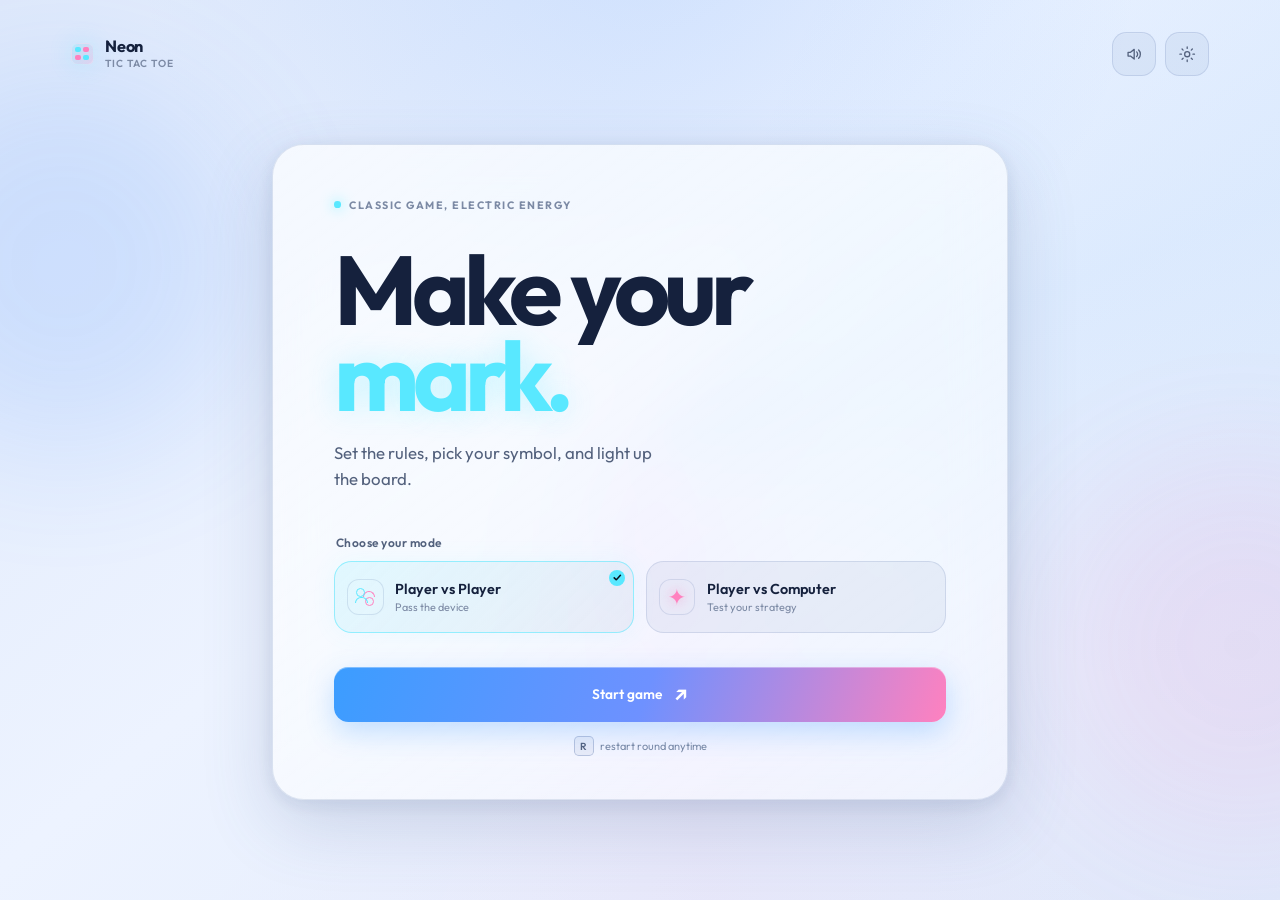
<file: index.html>
<!doctype html>
<html lang="en">
  <head>
    <meta charset="utf-8">
    <meta name="viewport" content="width=device-width, initial-scale=1, viewport-fit=cover">
    <meta name="theme-color" content="#0b1020">
    <meta name="description" content="A polished, accessible Tic Tac Toe game for two players or a player versus computer.">
    <title>Neon Tic Tac Toe</title>
    <link rel="preconnect" href="https://fonts.googleapis.com">
    <link rel="preconnect" href="https://fonts.gstatic.com" crossorigin>
    <link href="https://fonts.googleapis.com/css2?family=Outfit:wght@400;500;600;700;800&display=swap" rel="stylesheet">
    <link rel="stylesheet" href="style.css">
  </head>
  <body data-page="home">
    <div class="app-shell" id="app">
      <div class="ambient ambient-one" aria-hidden="true"></div>
      <div class="ambient ambient-two" aria-hidden="true"></div>
      <div class="ambient ambient-three" aria-hidden="true"></div>

      <header class="app-header">
        <a class="brand" href="index.html" aria-label="Neon Tic Tac Toe home">
          <span class="brand-mark" aria-hidden="true"><span></span><span></span><span></span><span></span></span>
          <span class="brand-copy"><strong>Neon</strong><span>Tic Tac Toe</span></span>
        </a>
        <div class="global-actions">
          <button class="icon-button" type="button" data-sound-toggle aria-label="Turn sound on" title="Turn sound on">
            <svg class="ui-icon sound-on-icon" viewBox="0 0 24 24" aria-hidden="true"><path d="M4 9.5v5h3.2L12 18.3V5.7L7.2 9.5H4Z"/><path d="M15.2 9a4.2 4.2 0 0 1 0 6M17.8 6.6a7.6 7.6 0 0 1 0 10.8"/></svg>
            <svg class="ui-icon sound-off-icon" viewBox="0 0 24 24" aria-hidden="true"><path d="M4 9.5v5h3.2L12 18.3V5.7L7.2 9.5H4Z"/><path d="m16 9 5 6M21 9l-5 6"/></svg>
          </button>
          <button class="icon-button" type="button" data-theme-toggle aria-label="Switch to light theme" title="Switch to light theme">
            <svg class="ui-icon moon-icon" viewBox="0 0 24 24" aria-hidden="true"><path d="M20.5 15.3A8.1 8.1 0 0 1 8.7 3.5 8.4 8.4 0 1 0 20.5 15.3Z"/></svg>
            <svg class="ui-icon sun-icon" viewBox="0 0 24 24" aria-hidden="true"><circle cx="12" cy="12" r="3.3"/><path d="M12 2.5v2M12 19.5v2M21.5 12h-2M4.5 12h-2M18.7 5.3l-1.4 1.4M6.7 17.3l-1.4 1.4M18.7 18.7l-1.4-1.4M6.7 6.7 5.3 5.3"/></svg>
          </button>
        </div>
      </header>

      <main class="screens" id="main-content">
        <section class="screen menu-screen is-active" aria-labelledby="menu-title">
          <div class="menu-card glass-card">
            <div class="eyebrow"><span class="eyebrow-dot"></span> Classic game, electric energy</div>
            <div class="menu-heading">
              <h1 id="menu-title">Make your<br><span>mark.</span></h1>
              <p>Set the rules, pick your symbol, and light up the board.</p>
            </div>

            <div class="setup-stack">
              <fieldset class="setup-group">
                <legend>Choose your mode</legend>
                <div class="mode-grid">
                  <button class="mode-option is-selected" type="button" data-mode="pvp" aria-pressed="true">
                    <span class="option-icon option-people" aria-hidden="true"><span></span><span></span></span>
                    <span><strong>Player vs Player</strong><small>Pass the device</small></span>
                    <span class="selected-check" aria-hidden="true">✓</span>
                  </button>
                  <button class="mode-option" type="button" data-mode="pvc" aria-pressed="false">
                    <span class="option-icon option-bolt" aria-hidden="true">✦</span>
                    <span><strong>Player vs Computer</strong><small>Test your strategy</small></span>
                    <span class="selected-check" aria-hidden="true">✓</span>
                  </button>
                </div>
              </fieldset>

              <fieldset class="setup-group conditional-choice" data-computer-setting hidden>
                <legend>Computer difficulty</legend>
                <div class="segmented-control difficulty-control">
                  <button type="button" class="segment is-selected" data-difficulty="easy" aria-pressed="true">Easy</button>
                  <button type="button" class="segment" data-difficulty="medium" aria-pressed="false">Medium</button>
                  <button type="button" class="segment" data-difficulty="hard" aria-pressed="false">Hard</button>
                </div>
              </fieldset>

              <fieldset class="setup-group conditional-choice" data-computer-setting hidden>
                <legend>Your symbol</legend>
                <div class="symbol-choice">
                  <button type="button" class="symbol-option is-selected" data-symbol-choice="X" aria-label="Play as X" aria-pressed="true"></button>
                  <button type="button" class="symbol-option" data-symbol-choice="O" aria-label="Play as O" aria-pressed="false"></button>
                </div>
              </fieldset>
            </div>

            <button class="primary-button start-button" type="button" data-start-game data-ripple>
              <span>Start game</span><span class="button-arrow" aria-hidden="true">↗</span>
            </button>
            <p class="keyboard-hint"><kbd>R</kbd> restart round anytime</p>
          </div>
        </section>
      </main>
    </div>
    <script src="script.js"></script>
  </body>
</html>
</file>
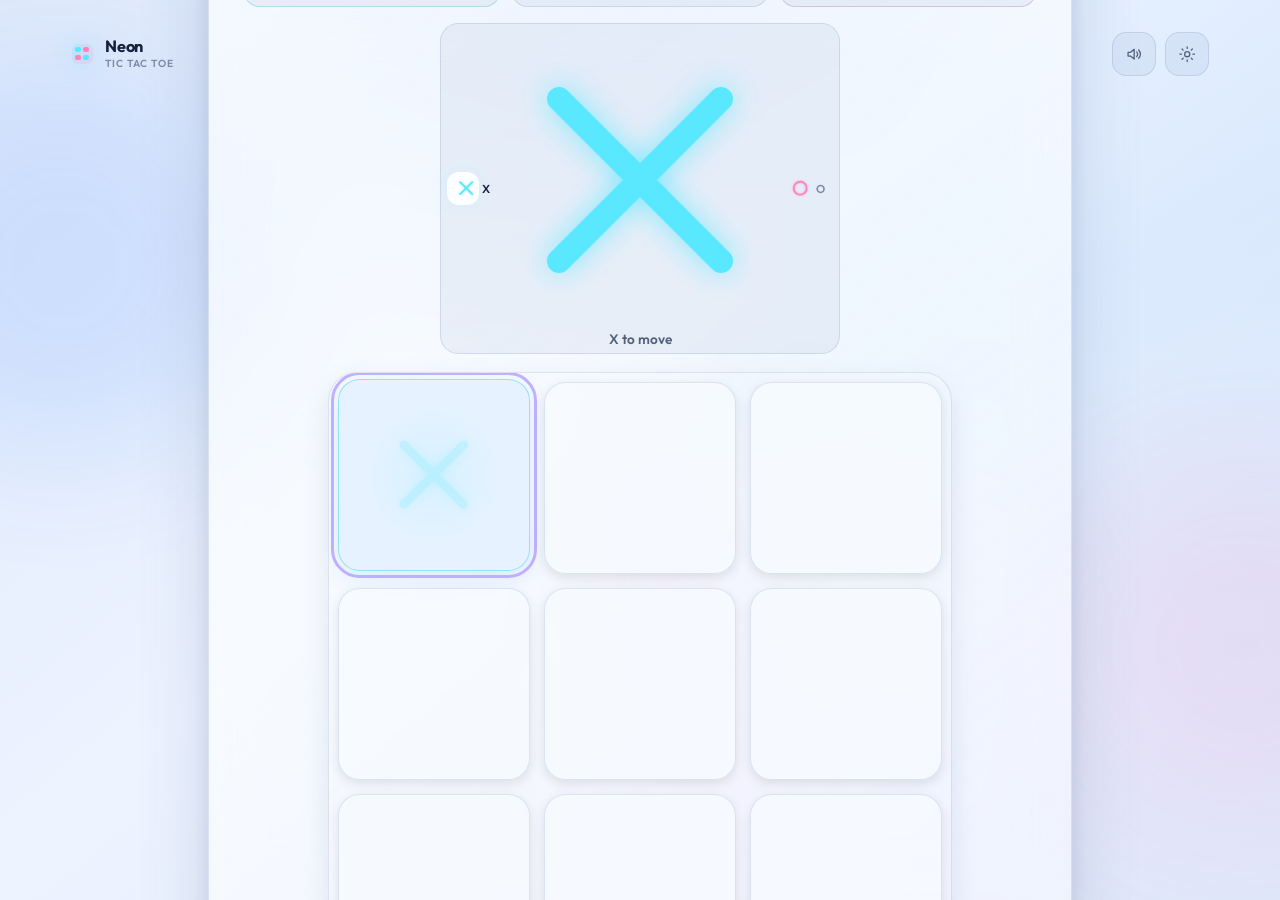
<file: game.html>
<!doctype html>
<html lang="en">
  <head>
    <meta charset="utf-8">
    <meta name="viewport" content="width=device-width, initial-scale=1, viewport-fit=cover">
    <meta name="theme-color" content="#0b1020">
    <meta name="description" content="Play Neon Tic Tac Toe against a friend or a computer.">
    <title>Play — Neon Tic Tac Toe</title>
    <link rel="preconnect" href="https://fonts.googleapis.com">
    <link rel="preconnect" href="https://fonts.gstatic.com" crossorigin>
    <link href="https://fonts.googleapis.com/css2?family=Outfit:wght@400;500;600;700;800&display=swap" rel="stylesheet">
    <link rel="stylesheet" href="style.css">
  </head>
  <body data-page="game">
    <div class="app-shell" id="app">
      <div class="ambient ambient-one" aria-hidden="true"></div>
      <div class="ambient ambient-two" aria-hidden="true"></div>
      <div class="ambient ambient-three" aria-hidden="true"></div>

      <header class="app-header">
        <a class="brand" href="index.html" aria-label="Back to Neon Tic Tac Toe home">
          <span class="brand-mark" aria-hidden="true"><span></span><span></span><span></span><span></span></span>
          <span class="brand-copy"><strong>Neon</strong><span>Tic Tac Toe</span></span>
        </a>
        <div class="global-actions">
          <button class="icon-button" type="button" data-sound-toggle aria-label="Turn sound on" title="Turn sound on">
            <svg class="ui-icon sound-on-icon" viewBox="0 0 24 24" aria-hidden="true"><path d="M4 9.5v5h3.2L12 18.3V5.7L7.2 9.5H4Z"/><path d="M15.2 9a4.2 4.2 0 0 1 0 6M17.8 6.6a7.6 7.6 0 0 1 0 10.8"/></svg>
            <svg class="ui-icon sound-off-icon" viewBox="0 0 24 24" aria-hidden="true"><path d="M4 9.5v5h3.2L12 18.3V5.7L7.2 9.5H4Z"/><path d="m16 9 5 6M21 9l-5 6"/></svg>
          </button>
          <button class="icon-button" type="button" data-theme-toggle aria-label="Switch to light theme" title="Switch to light theme">
            <svg class="ui-icon moon-icon" viewBox="0 0 24 24" aria-hidden="true"><path d="M20.5 15.3A8.1 8.1 0 0 1 8.7 3.5 8.4 8.4 0 1 0 20.5 15.3Z"/></svg>
            <svg class="ui-icon sun-icon" viewBox="0 0 24 24" aria-hidden="true"><circle cx="12" cy="12" r="3.3"/><path d="M12 2.5v2M12 19.5v2M21.5 12h-2M4.5 12h-2M18.7 5.3l-1.4 1.4M6.7 17.3l-1.4 1.4M18.7 18.7l-1.4-1.4M6.7 6.7 5.3 5.3"/></svg>
          </button>
        </div>
      </header>

      <main class="screens game-page" id="main-content">
        <section class="screen game-screen is-active" aria-labelledby="game-title">
          <div class="game-card glass-card">
            <div class="game-topline">
              <div>
                <p class="eyebrow"><span class="eyebrow-dot"></span><span data-game-mode-label>Local match</span></p>
                <h1 id="game-title">Your next move</h1>
              </div>
              <a class="text-button" href="index.html" data-new-game data-ripple><span aria-hidden="true">‹</span> New game</a>
            </div>

            <div class="scoreboard" aria-label="Scoreboard">
              <div class="score-card score-x" data-score-card="X">
                <div class="score-label"><span class="score-symbol" data-score-symbol="X"></span><span>X wins</span></div>
                <strong class="score-value" data-score-value="X">0</strong>
              </div>
              <div class="score-card score-draws" data-score-card="draws">
                <div class="score-label"><span class="draw-symbol" aria-hidden="true">=</span><span>Draws</span></div>
                <strong class="score-value" data-score-value="draws">0</strong>
              </div>
              <div class="score-card score-o" data-score-card="O">
                <div class="score-label"><span class="score-symbol" data-score-symbol="O"></span><span>O wins</span></div>
                <strong class="score-value" data-score-value="O">0</strong>
              </div>
            </div>

            <div class="turn-bar" aria-live="polite">
              <div class="turn-indicator" data-turn-indicator="X"><span class="turn-icon" data-turn-symbol="X"></span><span>X</span></div>
              <div class="turn-status" data-status-message role="status">X to move</div>
              <div class="turn-indicator" data-turn-indicator="O"><span class="turn-icon" data-turn-symbol="O"></span><span>O</span></div>
            </div>

            <div class="board-wrap">
              <div class="board" data-board role="grid" aria-label="Tic Tac Toe board" aria-describedby="board-help">
                <button class="cell" type="button" role="gridcell" data-cell="0" aria-label="Empty cell, row 1 column 1"></button>
                <button class="cell" type="button" role="gridcell" data-cell="1" aria-label="Empty cell, row 1 column 2"></button>
                <button class="cell" type="button" role="gridcell" data-cell="2" aria-label="Empty cell, row 1 column 3"></button>
                <button class="cell" type="button" role="gridcell" data-cell="3" aria-label="Empty cell, row 2 column 1"></button>
                <button class="cell" type="button" role="gridcell" data-cell="4" aria-label="Empty cell, row 2 column 2"></button>
                <button class="cell" type="button" role="gridcell" data-cell="5" aria-label="Empty cell, row 2 column 3"></button>
                <button class="cell" type="button" role="gridcell" data-cell="6" aria-label="Empty cell, row 3 column 1"></button>
                <button class="cell" type="button" role="gridcell" data-cell="7" aria-label="Empty cell, row 3 column 2"></button>
                <button class="cell" type="button" role="gridcell" data-cell="8" aria-label="Empty cell, row 3 column 3"></button>
                <svg class="winning-line" data-winning-line viewBox="0 0 100 100" preserveAspectRatio="none" aria-hidden="true"><line x1="8" y1="17" x2="92" y2="17"></line></svg>
              </div>
            </div>
            <p class="board-help" id="board-help">Use arrow keys to move between cells. Press Enter or Space to place your mark.</p>

            <div class="game-actions">
              <button class="secondary-button" type="button" data-restart-round data-ripple>Restart round</button>
              <button class="ghost-button" type="button" data-reset-scores data-ripple>Reset scores</button>
            </div>
          </div>
        </section>
      </main>

      <div class="confetti-layer" data-confetti aria-hidden="true"></div>

      <div class="modal-backdrop" data-result-modal hidden>
        <section class="result-modal glass-card" role="dialog" aria-modal="true" aria-labelledby="result-title" aria-describedby="result-subtitle">
          <div class="result-orb" data-result-orb></div>
          <p class="eyebrow"><span class="eyebrow-dot"></span> Round complete</p>
          <div class="result-symbol" data-result-symbol aria-hidden="true"></div>
          <h2 id="result-title" data-result-title>You win!</h2>
          <p id="result-subtitle" data-result-subtitle>That was a brilliant line.</p>
          <button class="primary-button" type="button" data-play-again data-ripple><span>Play again</span><span class="button-arrow" aria-hidden="true">↗</span></button>
          <a class="text-button modal-new-game" href="index.html" data-new-game>Back to menu</a>
        </section>
      </div>
    </div>
    <script src="script.js"></script>
  </body>
</html>
</file>
<file: style.css>
/* =========================================
   Variables and themes
   ========================================= */
:root {
  color-scheme: dark;
  --bg: #080c19;
  --bg-deep: #050711;
  --surface: rgba(16, 23, 46, 0.7);
  --surface-strong: rgba(21, 30, 58, 0.9);
  --surface-soft: rgba(255, 255, 255, 0.055);
  --cell-bg: rgba(10, 16, 35, 0.63);
  --cell-hover: rgba(31, 53, 91, 0.72);
  --text: #f4f7ff;
  --text-soft: #aeb9d3;
  --text-faint: #71809f;
  --border: rgba(191, 213, 255, 0.15);
  --border-strong: rgba(216, 229, 255, 0.25);
  --shadow: 0 24px 70px rgba(0, 0, 0, 0.33), 0 4px 18px rgba(0, 0, 0, 0.18);
  --shadow-soft: 0 12px 28px rgba(0, 0, 0, 0.2);
  --x: #59e8ff;
  --x-deep: #3b9dff;
  --o: #ff81bf;
  --o-deep: #ff9b6a;
  --success: #84ffc6;
  --accent: #a992ff;
  --danger: #ff829d;
  --page-glow: rgba(65, 135, 255, 0.17);
  --font: "Outfit", ui-sans-serif, system-ui, -apple-system, BlinkMacSystemFont, "Segoe UI", sans-serif;
  --ease: cubic-bezier(0.22, 0.8, 0.2, 1);
}

:root[data-theme="dark"] {
  color-scheme: dark;
}

:root[data-theme="light"] {
  color-scheme: light;
  --bg: #edf3ff;
  --bg-deep: #dfe9fb;
  --surface: rgba(255, 255, 255, 0.72);
  --surface-strong: rgba(255, 255, 255, 0.92);
  --surface-soft: rgba(42, 73, 130, 0.06);
  --cell-bg: rgba(247, 250, 255, 0.8);
  --cell-hover: rgba(229, 242, 255, 0.95);
  --text: #15213d;
  --text-soft: #53617d;
  --text-faint: #7c8aa5;
  --border: rgba(61, 92, 151, 0.15);
  --border-strong: rgba(61, 92, 151, 0.28);
  --shadow: 0 24px 70px rgba(70, 95, 145, 0.2), 0 4px 18px rgba(49, 71, 111, 0.1);
  --shadow-soft: 0 12px 28px rgba(65, 91, 143, 0.13);
  --page-glow: rgba(75, 148, 255, 0.16);
}

@media (prefers-color-scheme: light) {
  :root:not([data-theme]) {
    color-scheme: light;
    --bg: #edf3ff;
    --bg-deep: #dfe9fb;
    --surface: rgba(255, 255, 255, 0.72);
    --surface-strong: rgba(255, 255, 255, 0.92);
    --surface-soft: rgba(42, 73, 130, 0.06);
    --cell-bg: rgba(247, 250, 255, 0.8);
    --cell-hover: rgba(229, 242, 255, 0.95);
    --text: #15213d;
    --text-soft: #53617d;
    --text-faint: #7c8aa5;
    --border: rgba(61, 92, 151, 0.15);
    --border-strong: rgba(61, 92, 151, 0.28);
    --shadow: 0 24px 70px rgba(70, 95, 145, 0.2), 0 4px 18px rgba(49, 71, 111, 0.1);
    --shadow-soft: 0 12px 28px rgba(65, 91, 143, 0.13);
    --page-glow: rgba(75, 148, 255, 0.16);
  }
}

/* =========================================
   Reset and base
   ========================================= */
* {
  box-sizing: border-box;
}

html {
  min-width: 320px;
  background: var(--bg);
  scroll-behavior: smooth;
}

body {
  min-width: 320px;
  min-height: 100dvh;
  margin: 0;
  overflow-x: hidden;
  background: var(--bg);
  color: var(--text);
  font-family: var(--font);
  font-size: 1rem;
  -webkit-font-smoothing: antialiased;
  text-rendering: optimizeLegibility;
}

button,
a {
  -webkit-tap-highlight-color: transparent;
  touch-action: manipulation;
}

button {
  color: inherit;
  font: inherit;
}

button:focus-visible,
a:focus-visible {
  outline: 3px solid color-mix(in srgb, var(--accent) 72%, white 12%);
  outline-offset: 4px;
}

button:disabled {
  cursor: not-allowed;
}

/* =========================================
   App shell, background, and transitions
   ========================================= */
.app-shell {
  position: relative;
  min-height: 100dvh;
  isolation: isolate;
  overflow: hidden;
  background:
    radial-gradient(circle at 50% -10%, var(--page-glow), transparent 43%),
    linear-gradient(140deg, var(--bg-deep), var(--bg) 44%, var(--bg-deep));
}

.app-shell::before {
  position: absolute;
  inset: -30%;
  z-index: -3;
  content: "";
  background: conic-gradient(from 20deg, transparent, rgba(51, 157, 255, 0.07), transparent 27%, rgba(255, 111, 188, 0.055), transparent 57%);
  animation: background-drift 26s linear infinite;
  pointer-events: none;
}

.ambient {
  position: absolute;
  z-index: -2;
  width: clamp(13rem, 30vw, 28rem);
  aspect-ratio: 1;
  border-radius: 50%;
  filter: blur(70px);
  opacity: 0.32;
  pointer-events: none;
  animation: float-blob 15s ease-in-out infinite alternate;
}

.ambient-one {
  top: 8%;
  left: -10%;
  background: rgba(46, 127, 255, 0.4);
}

.ambient-two {
  right: -12%;
  bottom: 7%;
  background: rgba(255, 84, 172, 0.28);
  animation-delay: -5s;
  animation-duration: 19s;
}

.ambient-three {
  top: 42%;
  left: 43%;
  width: clamp(9rem, 18vw, 17rem);
  background: rgba(119, 91, 255, 0.18);
  animation-delay: -10s;
  animation-duration: 21s;
}

.app-header {
  position: absolute;
  top: 0;
  right: 0;
  left: 0;
  z-index: 10;
  display: flex;
  align-items: center;
  justify-content: space-between;
  width: min(100%, 1240px);
  margin: 0 auto;
  padding: clamp(1rem, 3vw, 2rem) clamp(1rem, 4vw, 3.5rem);
}

.brand {
  display: inline-flex;
  align-items: center;
  gap: 0.72rem;
  color: var(--text);
  text-decoration: none;
}

.brand-mark {
  display: grid;
  grid-template-columns: repeat(2, 0.34rem);
  grid-template-rows: repeat(2, 0.34rem);
  gap: 0.18rem;
  width: 1.42rem;
  height: 1.42rem;
  padding: 0.18rem;
  border: 1px solid rgba(255, 255, 255, 0.2);
  border-radius: 0.42rem;
  background: linear-gradient(135deg, rgba(89, 232, 255, 0.25), rgba(255, 129, 191, 0.2));
  box-shadow: 0 0 22px rgba(89, 232, 255, 0.22);
}

.brand-mark span:nth-child(1),
.brand-mark span:nth-child(4) {
  border-radius: 2px;
  background: var(--x);
}

.brand-mark span:nth-child(2),
.brand-mark span:nth-child(3) {
  border-radius: 2px;
  background: var(--o);
}

.brand-copy {
  display: flex;
  flex-direction: column;
  line-height: 0.95;
  letter-spacing: -0.025em;
}

.brand-copy strong {
  font-size: 1.02rem;
  font-weight: 700;
}

.brand-copy span {
  margin-top: 0.25rem;
  color: var(--text-faint);
  font-size: 0.64rem;
  font-weight: 600;
  letter-spacing: 0.08em;
  text-transform: uppercase;
}

.global-actions {
  display: flex;
  gap: 0.55rem;
}

.icon-button {
  display: inline-grid;
  width: 2.75rem;
  height: 2.75rem;
  padding: 0;
  place-items: center;
  border: 1px solid var(--border);
  border-radius: 0.9rem;
  background: var(--surface-soft);
  box-shadow: inset 0 1px 0 rgba(255, 255, 255, 0.08);
  cursor: pointer;
  transition: border-color 180ms ease, background 180ms ease, transform 180ms ease;
}

.icon-button:hover {
  border-color: var(--border-strong);
  background: var(--surface);
  transform: translateY(-2px);
}

.ui-icon {
  width: 1.15rem;
  height: 1.15rem;
  fill: none;
  stroke: var(--text-soft);
  stroke-linecap: round;
  stroke-linejoin: round;
  stroke-width: 1.7;
}

.sound-off-icon,
.sun-icon {
  display: none;
}

[data-sound="on"] .sound-on-icon,
[data-theme="light"] .moon-icon {
  display: none;
}

[data-sound="on"] .sound-off-icon,
[data-theme="light"] .sun-icon {
  display: block;
}

.screens {
  position: relative;
  min-height: 100dvh;
}

.screen {
  position: absolute;
  inset: 0;
  display: flex;
  align-items: center;
  justify-content: center;
  overflow-x: hidden;
  overflow-y: auto;
  padding: clamp(5.5rem, 12dvh, 8rem) clamp(1rem, 4vw, 3.5rem) clamp(2rem, 5dvh, 4rem);
  opacity: 0;
  visibility: hidden;
  transform: translateY(1.25rem) scale(0.99);
  transition: opacity 420ms var(--ease), transform 520ms var(--ease), visibility 420ms;
  pointer-events: none;
}

.screen.is-active {
  opacity: 1;
  visibility: visible;
  transform: translateY(0) scale(1);
  pointer-events: auto;
}

.menu-screen {
  align-items: flex-start;
  padding-top: clamp(6.5rem, 16dvh, 10rem);
}

/* =========================================
   Shared glass cards, type, and controls
   ========================================= */
.glass-card {
  border: 1px solid var(--border);
  background: linear-gradient(145deg, var(--surface), color-mix(in srgb, var(--surface) 62%, transparent));
  box-shadow: var(--shadow);
  -webkit-backdrop-filter: blur(25px) saturate(135%);
  backdrop-filter: blur(25px) saturate(135%);
}

.menu-card {
  width: min(100%, 46rem);
  padding: clamp(1.35rem, 5vw, 3.4rem);
  border-radius: clamp(1.35rem, 4vw, 2rem);
  animation: card-enter 700ms var(--ease) both;
}

.eyebrow {
  display: flex;
  align-items: center;
  gap: 0.55rem;
  margin: 0;
  color: var(--text-faint);
  font-size: 0.67rem;
  font-weight: 700;
  letter-spacing: 0.14em;
  text-transform: uppercase;
}

.eyebrow-dot {
  width: 0.42rem;
  height: 0.42rem;
  flex: 0 0 auto;
  border-radius: 50%;
  background: var(--x);
  box-shadow: 0 0 13px var(--x);
}

.menu-heading {
  max-width: 30rem;
  margin: clamp(1.3rem, 4vw, 2.15rem) 0 clamp(1.7rem, 5vw, 2.7rem);
}

.menu-heading h1,
.game-topline h1,
.result-modal h2 {
  margin: 0;
  color: var(--text);
  font-weight: 700;
  letter-spacing: -0.06em;
}

.menu-heading h1 {
  font-size: clamp(3.25rem, 12vw, 6.1rem);
  line-height: 0.88;
}

.menu-heading h1 span {
  color: var(--x);
  text-shadow: 0 0 30px rgba(89, 232, 255, 0.3);
}

.menu-heading p {
  max-width: 21rem;
  margin: 1.35rem 0 0;
  color: var(--text-soft);
  font-size: clamp(0.9rem, 2.5vw, 1.05rem);
  line-height: 1.55;
}

.setup-stack {
  display: grid;
  gap: 1.35rem;
}

.setup-group {
  min-width: 0;
  margin: 0;
  padding: 0;
  border: 0;
}

.setup-group legend {
  margin-bottom: 0.7rem;
  color: var(--text-soft);
  font-size: 0.75rem;
  font-weight: 600;
  letter-spacing: 0.04em;
}

.mode-grid {
  display: grid;
  grid-template-columns: repeat(2, minmax(0, 1fr));
  gap: 0.7rem;
}

.mode-option {
  position: relative;
  display: flex;
  align-items: center;
  min-height: 4.5rem;
  gap: 0.7rem;
  padding: 0.75rem;
  overflow: hidden;
  border: 1px solid var(--border);
  border-radius: 1.1rem;
  background: var(--surface-soft);
  color: var(--text-soft);
  text-align: left;
  cursor: pointer;
  transition: border-color 200ms ease, background 200ms ease, transform 200ms ease, box-shadow 200ms ease;
}

.mode-option:hover {
  border-color: var(--border-strong);
  background: var(--surface);
  transform: translateY(-2px);
}

.mode-option.is-selected {
  border-color: color-mix(in srgb, var(--x) 58%, transparent);
  background: linear-gradient(135deg, rgba(89, 232, 255, 0.14), var(--surface-soft));
  box-shadow: 0 0 24px rgba(89, 232, 255, 0.08);
}

.mode-option > span:nth-child(2) {
  display: grid;
  gap: 0.18rem;
  min-width: 0;
}

.mode-option strong {
  overflow: hidden;
  color: var(--text);
  font-size: clamp(0.72rem, 2.2vw, 0.9rem);
  font-weight: 600;
  text-overflow: ellipsis;
  white-space: nowrap;
}

.mode-option small {
  color: var(--text-faint);
  font-size: 0.68rem;
}

.option-icon {
  position: relative;
  display: inline-grid;
  width: 2.3rem;
  height: 2.3rem;
  flex: 0 0 auto;
  place-items: center;
  border: 1px solid var(--border);
  border-radius: 0.75rem;
  background: rgba(255, 255, 255, 0.04);
}

.option-people span {
  position: absolute;
  width: 0.56rem;
  height: 0.56rem;
  border: 1.5px solid var(--x);
  border-radius: 50%;
}

.option-people span:first-child {
  top: 0.53rem;
  left: 0.53rem;
}

.option-people span:last-child {
  right: 0.53rem;
  bottom: 0.53rem;
  border-color: var(--o);
}

.option-people::after,
.option-people::before {
  position: absolute;
  width: 0.68rem;
  height: 0.35rem;
  border: 1.5px solid var(--x);
  border-bottom: 0;
  border-radius: 0.6rem 0.6rem 0 0;
  content: "";
}

.option-people::after {
  top: 1.08rem;
  left: 0.45rem;
}

.option-people::before {
  right: 0.45rem;
  bottom: 1.08rem;
  border-color: var(--o);
}

.option-bolt {
  color: var(--o);
  font-size: 1.4rem;
  text-shadow: 0 0 13px rgba(255, 129, 191, 0.7);
}

.selected-check {
  position: absolute;
  top: 0.5rem;
  right: 0.55rem;
  display: grid;
  width: 1rem;
  height: 1rem;
  place-items: center;
  border-radius: 50%;
  background: var(--x);
  color: #07101c;
  font-size: 0.62rem;
  font-weight: 800;
  opacity: 0;
  transform: scale(0.5);
  transition: opacity 180ms ease, transform 180ms ease;
}

.mode-option.is-selected .selected-check {
  opacity: 1;
  transform: scale(1);
}

.segmented-control {
  display: grid;
  grid-template-columns: repeat(3, 1fr);
  padding: 0.25rem;
  border: 1px solid var(--border);
  border-radius: 0.9rem;
  background: var(--surface-soft);
}

.segment {
  min-height: 2.75rem;
  padding: 0.4rem;
  border: 0;
  border-radius: 0.68rem;
  background: transparent;
  color: var(--text-faint);
  font-size: 0.8rem;
  font-weight: 600;
  cursor: pointer;
  transition: background 180ms ease, color 180ms ease, box-shadow 180ms ease;
}

.segment:hover {
  color: var(--text);
}

.segment.is-selected {
  background: var(--surface-strong);
  color: var(--text);
  box-shadow: 0 4px 12px rgba(0, 0, 0, 0.14);
}

.symbol-choice {
  display: flex;
  gap: 0.7rem;
}

.symbol-option {
  display: grid;
  width: 3.35rem;
  height: 3.35rem;
  padding: 0.65rem;
  place-items: center;
  border: 1px solid var(--border);
  border-radius: 1rem;
  background: var(--surface-soft);
  cursor: pointer;
  transition: border-color 180ms ease, background 180ms ease, transform 180ms ease;
}

.symbol-option:hover {
  transform: translateY(-2px);
}

.symbol-option.is-selected[data-symbol-choice="X"] {
  border-color: color-mix(in srgb, var(--x) 66%, transparent);
  background: rgba(89, 232, 255, 0.13);
  box-shadow: 0 0 18px rgba(89, 232, 255, 0.1);
}

.symbol-option.is-selected[data-symbol-choice="O"] {
  border-color: color-mix(in srgb, var(--o) 66%, transparent);
  background: rgba(255, 129, 191, 0.13);
  box-shadow: 0 0 18px rgba(255, 129, 191, 0.1);
}

.primary-button,
.secondary-button,
.ghost-button,
.text-button {
  position: relative;
  display: inline-flex;
  min-height: 2.8rem;
  align-items: center;
  justify-content: center;
  gap: 0.7rem;
  border: 0;
  border-radius: 0.9rem;
  cursor: pointer;
  font-size: 0.86rem;
  font-weight: 600;
  transition: transform 180ms ease, background 180ms ease, border-color 180ms ease, color 180ms ease;
}

.primary-button {
  width: 100%;
  min-height: 3.45rem;
  margin-top: 2.1rem;
  overflow: hidden;
  background: linear-gradient(110deg, var(--x-deep), #6e91ff 51%, var(--o));
  color: #fff;
  box-shadow: 0 10px 28px rgba(58, 151, 255, 0.28), inset 0 1px 0 rgba(255, 255, 255, 0.34);
}

.primary-button:hover {
  transform: translateY(-3px);
  box-shadow: 0 14px 34px rgba(58, 151, 255, 0.34), inset 0 1px 0 rgba(255, 255, 255, 0.34);
}

.primary-button:active,
.secondary-button:active,
.ghost-button:active,
.text-button:active,
.icon-button:active,
.mode-option:active,
.segment:active,
.symbol-option:active {
  transform: translateY(1px) scale(0.98);
}

.button-arrow {
  font-size: 1.3rem;
  line-height: 0;
}

.secondary-button {
  padding: 0.75rem 1.1rem;
  border: 1px solid var(--border-strong);
  background: var(--surface-soft);
  color: var(--text);
}

.secondary-button:hover {
  border-color: color-mix(in srgb, var(--x) 45%, var(--border-strong));
  background: rgba(89, 232, 255, 0.08);
}

.ghost-button,
.text-button {
  padding: 0.7rem 0.8rem;
  background: transparent;
  color: var(--text-soft);
}

.ghost-button:hover,
.text-button:hover {
  color: var(--text);
  background: var(--surface-soft);
}

.text-button {
  min-height: 2.75rem;
  font-size: 0.78rem;
}

.text-button > span:first-child {
  font-size: 1.3rem;
  line-height: 0.5;
}

.ripple {
  position: absolute;
  width: 1px;
  height: 1px;
  border-radius: 50%;
  background: rgba(255, 255, 255, 0.45);
  pointer-events: none;
  transform: scale(0);
  animation: ripple 600ms ease-out forwards;
}

.keyboard-hint {
  margin: 0.9rem 0 0;
  color: var(--text-faint);
  font-size: 0.69rem;
  text-align: center;
}

kbd {
  display: inline-grid;
  min-width: 1.25rem;
  height: 1.25rem;
  margin-right: 0.25rem;
  padding: 0 0.25rem;
  place-items: center;
  border: 1px solid var(--border-strong);
  border-radius: 0.3rem;
  background: var(--surface-soft);
  color: var(--text-soft);
  font-family: inherit;
  font-size: 0.64rem;
  font-weight: 600;
}

.conditional-choice[hidden] {
  display: none;
}

/* =========================================
   Game screen, scoreboard, and board
   ========================================= */
.game-screen {
  padding-top: clamp(5.3rem, 10dvh, 7rem);
  padding-bottom: clamp(1rem, 3dvh, 2.5rem);
}

.game-card {
  width: min(100%, 54rem);
  padding: clamp(1rem, 3vw, 2rem);
  border-radius: clamp(1.25rem, 3vw, 1.8rem);
}

.game-topline {
  display: flex;
  align-items: flex-start;
  justify-content: space-between;
  gap: 1rem;
}

.game-topline h1 {
  margin-top: 0.55rem;
  font-size: clamp(1.5rem, 4.4vw, 2.25rem);
  line-height: 1;
}

.game-topline .text-button {
  flex: 0 0 auto;
}

.scoreboard {
  display: grid;
  grid-template-columns: repeat(3, 1fr);
  gap: 0.6rem;
  margin-top: clamp(1.15rem, 3vw, 1.8rem);
}

.score-card {
  display: flex;
  min-width: 0;
  align-items: center;
  justify-content: space-between;
  gap: 0.5rem;
  padding: 0.65rem 0.8rem;
  border: 1px solid var(--border);
  border-radius: 0.95rem;
  background: var(--surface-soft);
  transition: border-color 200ms ease, background 200ms ease;
}

.score-card.score-x {
  border-color: color-mix(in srgb, var(--x) 25%, var(--border));
}

.score-card.score-o {
  border-color: color-mix(in srgb, var(--o) 25%, var(--border));
}

.score-label {
  display: flex;
  min-width: 0;
  align-items: center;
  gap: 0.42rem;
  color: var(--text-soft);
  font-size: clamp(0.65rem, 2.2vw, 0.78rem);
  font-weight: 500;
}

.score-label > span:last-child {
  overflow: hidden;
  text-overflow: ellipsis;
  white-space: nowrap;
}

.score-symbol,
.turn-icon {
  display: inline-grid;
  width: 1.4rem;
  height: 1.4rem;
  flex: 0 0 auto;
  place-items: center;
}

.score-value {
  color: var(--text);
  font-size: clamp(1.1rem, 3vw, 1.45rem);
  font-weight: 700;
  line-height: 1;
}

.score-x .score-value {
  color: var(--x);
}

.score-o .score-value {
  color: var(--o);
}

.draw-symbol {
  color: var(--text-faint);
  font-size: 1.05rem;
  font-weight: 700;
}

.turn-bar {
  display: grid;
  grid-template-columns: 1fr auto 1fr;
  align-items: center;
  gap: 0.7rem;
  width: min(100%, 25rem);
  min-height: 3.25rem;
  margin: 1rem auto 1.1rem;
  padding: 0.35rem;
  border: 1px solid var(--border);
  border-radius: 1.15rem;
  background: var(--surface-soft);
}

.turn-indicator {
  display: flex;
  min-width: 0;
  align-items: center;
  gap: 0.3rem;
  padding: 0.32rem 0.5rem;
  border-radius: 0.75rem;
  color: var(--text-faint);
  font-size: 0.72rem;
  font-weight: 600;
  transition: color 200ms ease, background 200ms ease, box-shadow 200ms ease;
}

.turn-indicator:last-child {
  justify-content: flex-end;
}

.turn-indicator.is-active {
  color: var(--text);
  background: var(--surface-strong);
  box-shadow: 0 0 18px rgba(89, 232, 255, 0.1);
  animation: turn-pulse 1.7s ease-in-out infinite;
}

.turn-indicator:last-child.is-active {
  box-shadow: 0 0 18px rgba(255, 129, 191, 0.1);
}

.turn-status {
  min-width: 7.5rem;
  color: var(--text-soft);
  font-size: clamp(0.73rem, 2.2vw, 0.85rem);
  font-weight: 600;
  text-align: center;
  white-space: nowrap;
}

.status-icon {
  display: inline-block;
  width: 1rem;
  height: 1rem;
  margin-right: 0.25rem;
  vertical-align: -0.2rem;
}

.thinking-dots {
  display: inline-flex;
  gap: 0.18rem;
  margin-left: 0.15rem;
  vertical-align: middle;
}

.thinking-dots i {
  display: block;
  width: 0.24rem;
  height: 0.24rem;
  border-radius: 50%;
  background: var(--x);
  animation: dot-bounce 900ms ease-in-out infinite;
}

.thinking-dots i:nth-child(2) {
  animation-delay: 120ms;
}

.thinking-dots i:nth-child(3) {
  animation-delay: 240ms;
}

.board-wrap {
  width: min(100%, 39rem);
  flex: 0 0 auto;
  margin: 0 auto;
}

.board {
  position: relative;
  display: grid;
  grid-template-columns: repeat(3, minmax(0, 1fr));
  /* Fixed tracks stop SVG marks from changing the board's position or size. */
  grid-template-rows: repeat(3, minmax(0, 1fr));
  contain: layout paint;
  gap: clamp(0.42rem, 1.5vw, 0.85rem);
  width: 100%;
  aspect-ratio: 1;
  padding: clamp(0.25rem, 1vw, 0.55rem);
  border: 1px solid var(--border);
  border-radius: clamp(1.2rem, 3vw, 1.8rem);
  background: linear-gradient(145deg, rgba(255, 255, 255, 0.045), rgba(255, 255, 255, 0.012));
  box-shadow: inset 0 1px 0 rgba(255, 255, 255, 0.07), var(--shadow-soft);
}

.cell {
  position: relative;
  z-index: 1;
  display: grid;
  min-width: 0;
  min-height: 44px;
  padding: clamp(0.55rem, 2.2vw, 1.35rem);
  place-items: center;
  overflow: hidden;
  border: 1px solid var(--border);
  border-radius: clamp(0.85rem, 2.2vw, 1.35rem);
  background: var(--cell-bg);
  box-shadow: inset 0 1px 0 rgba(255, 255, 255, 0.045), 0 4px 12px rgba(0, 0, 0, 0.1);
  cursor: pointer;
  transition: border-color 200ms ease, background 200ms ease, box-shadow 200ms ease, transform 200ms ease;
}

.cell::after {
  position: absolute;
  inset: 12%;
  border-radius: 1rem;
  background: radial-gradient(circle, rgba(89, 232, 255, 0.12), transparent 68%);
  content: "";
  opacity: 0;
  transition: opacity 180ms ease;
  pointer-events: none;
}

.cell.can-place:hover,
.cell.can-place:focus-visible {
  border-color: color-mix(in srgb, var(--x) 50%, var(--border));
  background: var(--cell-hover);
  box-shadow: 0 8px 22px rgba(42, 143, 255, 0.14), inset 0 1px 0 rgba(255, 255, 255, 0.1);
  transform: translateY(-3px);
}

.cell.can-place:hover::after,
.cell.can-place:focus-visible::after {
  opacity: 1;
}

.cell.is-filled {
  cursor: default;
}

.cell.is-filled[data-symbol="X"] {
  border-color: color-mix(in srgb, var(--x) 31%, var(--border));
}

.cell.is-filled[data-symbol="O"] {
  border-color: color-mix(in srgb, var(--o) 31%, var(--border));
}

.cell.is-winning {
  z-index: 2;
  animation: winning-cell 1.1s ease-in-out infinite alternate;
}

.cell.is-winning[data-symbol="X"] {
  background: rgba(89, 232, 255, 0.14);
  box-shadow: 0 0 30px rgba(89, 232, 255, 0.25), inset 0 0 20px rgba(89, 232, 255, 0.07);
}

.cell.is-winning[data-symbol="O"] {
  background: rgba(255, 129, 191, 0.14);
  box-shadow: 0 0 30px rgba(255, 129, 191, 0.25), inset 0 0 20px rgba(255, 129, 191, 0.07);
}

.symbol-mark {
  display: block;
  width: 100%;
  height: 100%;
  overflow: visible;
}

.symbol-mark path,
.symbol-mark circle {
  fill: none;
  stroke-linecap: round;
  stroke-linejoin: round;
  stroke-width: 8;
}

.symbol-x path {
  stroke: var(--x);
  filter: drop-shadow(0 0 5px rgba(89, 232, 255, 0.72));
}

.symbol-o circle {
  stroke: var(--o);
  filter: drop-shadow(0 0 5px rgba(255, 129, 191, 0.68));
}

.mark-enter.symbol-x path {
  stroke-dasharray: 74;
  stroke-dashoffset: 74;
  animation: draw-mark 360ms var(--ease) forwards;
}

.mark-enter.symbol-x path:nth-child(2) {
  animation-delay: 150ms;
}

.mark-enter.symbol-o circle {
  stroke-dasharray: 226;
  stroke-dashoffset: 226;
  animation: draw-mark 480ms var(--ease) forwards;
}

.mark-enter {
  animation: mark-pop 420ms var(--ease) both;
}

.ghost-mark {
  opacity: 0;
  transform: scale(0.7);
  transition: opacity 180ms ease, transform 180ms ease;
}

.cell.can-place:hover .ghost-mark,
.cell.can-place:focus-visible .ghost-mark {
  opacity: 0.22;
  transform: scale(0.75);
}

.winning-line {
  position: absolute;
  z-index: 3;
  inset: 0;
  width: 100%;
  height: 100%;
  overflow: visible;
  pointer-events: none;
}

.winning-line line {
  fill: none;
  stroke: var(--x);
  stroke-linecap: round;
  stroke-width: 2.6;
  stroke-dasharray: 120;
  stroke-dashoffset: 120;
  filter: drop-shadow(0 0 4px var(--x));
  transition: stroke 200ms ease, filter 200ms ease;
}

.winning-line.is-o line {
  stroke: var(--o);
  filter: drop-shadow(0 0 4px var(--o));
}

.winning-line.is-visible line {
  animation: draw-winning-line 600ms var(--ease) forwards;
}

.board-help {
  margin: 0.85rem auto 0;
  color: var(--text-faint);
  font-size: 0.67rem;
  line-height: 1.45;
  text-align: center;
}

.game-actions {
  display: flex;
  flex-wrap: wrap;
  justify-content: center;
  gap: 0.5rem;
  margin-top: clamp(1.1rem, 3vw, 1.65rem);
}

.game-actions .secondary-button,
.game-actions .ghost-button {
  flex: 1 1 10rem;
}

.is-thinking .board {
  border-color: color-mix(in srgb, var(--x) 28%, var(--border));
}

/* =========================================
   Result modal and confetti
   ========================================= */
.modal-backdrop {
  position: fixed;
  inset: 0;
  z-index: 30;
  display: grid;
  padding: 1rem;
  place-items: center;
  background: rgba(4, 7, 17, 0.58);
  -webkit-backdrop-filter: blur(9px);
  backdrop-filter: blur(9px);
  opacity: 0;
  transition: opacity 280ms ease;
}

.modal-backdrop[hidden] {
  display: none;
}

.modal-backdrop.is-visible {
  opacity: 1;
}

.result-modal {
  position: relative;
  width: min(100%, 25rem);
  padding: clamp(1.8rem, 7vw, 3rem) clamp(1.25rem, 6vw, 2.5rem) 1.5rem;
  overflow: hidden;
  border-radius: 1.65rem;
  text-align: center;
  transform: translateY(1.5rem) scale(0.88);
  transition: transform 450ms var(--ease);
}

.modal-backdrop.is-visible .result-modal {
  transform: translateY(0) scale(1);
}

.result-modal > *:not(.result-orb) {
  position: relative;
  z-index: 1;
}

.result-modal .eyebrow {
  justify-content: center;
}

.result-orb {
  position: absolute;
  top: -5rem;
  left: 50%;
  width: 15rem;
  height: 15rem;
  border-radius: 50%;
  background: radial-gradient(circle, rgba(89, 232, 255, 0.2), transparent 68%);
  transform: translateX(-50%);
  pointer-events: none;
}

.result-symbol {
  width: 4rem;
  height: 4rem;
  margin: 1.4rem auto 0.8rem;
}

.result-symbol .symbol-mark {
  animation: mark-pop 650ms var(--ease) both;
}

.result-modal h2 {
  font-size: clamp(2rem, 8vw, 2.8rem);
  line-height: 1;
}

.draw-result {
  display: grid;
  width: 100%;
  height: 100%;
  place-items: center;
  border: 3px solid var(--accent);
  border-radius: 50%;
  color: var(--accent);
  font-size: 2rem;
  font-weight: 700;
  line-height: 1;
  box-shadow: 0 0 24px rgba(169, 146, 255, 0.35);
}

.result-modal h2.result-win {
  color: var(--success);
}

.result-modal h2.result-lose {
  color: var(--o);
}

.result-modal h2.result-draw {
  color: var(--text);
}

.result-modal > p:not(.eyebrow) {
  margin: 0.85rem auto 0;
  color: var(--text-soft);
  font-size: 0.9rem;
}

.result-modal .primary-button {
  margin-top: 1.65rem;
}

.modal-new-game {
  margin-top: 0.45rem;
}

.confetti-layer {
  position: fixed;
  inset: 0;
  z-index: 40;
  overflow: hidden;
  pointer-events: none;
}

.confetti-piece {
  position: absolute;
  top: 43%;
  left: 50%;
  width: 0.45rem;
  height: 0.8rem;
  border-radius: 2px;
  background: var(--piece-color);
  box-shadow: 0 0 8px color-mix(in srgb, var(--piece-color) 55%, transparent);
  animation: confetti-fall 1.5s cubic-bezier(0.13, 0.72, 0.35, 1) var(--piece-delay) both;
}

/* =========================================
   Motion
   ========================================= */
@keyframes background-drift {
  to { transform: rotate(360deg); }
}

@keyframes float-blob {
  to { transform: translate3d(4vw, -3vh, 0) scale(1.08); }
}

@keyframes card-enter {
  from { opacity: 0; transform: translateY(1.5rem) scale(0.98); }
  to { opacity: 1; transform: translateY(0) scale(1); }
}

@keyframes turn-pulse {
  0%, 100% { box-shadow: 0 0 0 rgba(89, 232, 255, 0), 0 0 0 rgba(89, 232, 255, 0); }
  50% { box-shadow: 0 0 18px rgba(89, 232, 255, 0.16), inset 0 0 12px rgba(89, 232, 255, 0.05); }
}

@keyframes draw-mark {
  to { stroke-dashoffset: 0; }
}

@keyframes mark-pop {
  0% { opacity: 0; transform: scale(0.55); }
  65% { opacity: 1; transform: scale(1.08); }
  100% { opacity: 1; transform: scale(1); }
}

@keyframes winning-cell {
  from { transform: scale(1); }
  to { transform: scale(1.025); }
}

@keyframes draw-winning-line {
  to { stroke-dashoffset: 0; }
}

@keyframes dot-bounce {
  0%, 60%, 100% { opacity: 0.35; transform: translateY(0); }
  30% { opacity: 1; transform: translateY(-3px); }
}

@keyframes score-bump {
  45% { transform: scale(1.4); color: var(--success); }
}

@keyframes board-shake {
  15%, 45%, 75% { transform: translateX(-5px); }
  30%, 60%, 90% { transform: translateX(5px); }
}

@keyframes ripple {
  to { opacity: 0; transform: scale(170); }
}

@keyframes confetti-fall {
  0% { opacity: 1; transform: translate(-50%, -50%) rotate(0deg) translate(0, 0); }
  100% { opacity: 0; transform: translate(-50%, -50%) rotate(var(--rotation)) translate(var(--x), var(--y)); }
}

.score-value.bump {
  animation: score-bump 550ms var(--ease);
}

.board.is-draw {
  animation: board-shake 460ms ease-in-out;
}

/* =========================================
   Responsive layouts
   ========================================= */
@media (min-width: 700px) {
  .menu-card {
    padding: 3.3rem 3.8rem 2.7rem;
  }

  .setup-stack {
    gap: 1.6rem;
  }

  .game-card {
    padding: 2rem 2.2rem 1.8rem;
  }

  .scoreboard {
    gap: 0.8rem;
  }

  .score-card {
    padding: 0.75rem 1rem;
  }

  .game-actions {
    justify-content: flex-end;
  }

  .game-actions .secondary-button,
  .game-actions .ghost-button {
    flex: 0 0 auto;
  }
}

@media (max-width: 470px) {
  .mode-grid {
    grid-template-columns: 1fr;
  }

  .mode-option {
    min-height: 4rem;
  }

  .game-topline {
    align-items: center;
  }

  .game-topline h1 {
    font-size: 1.42rem;
  }

  .game-topline .text-button {
    padding-right: 0;
  }

  .score-card {
    display: grid;
    justify-items: center;
    gap: 0.35rem;
    padding: 0.55rem 0.25rem;
  }

  .score-label {
    justify-content: center;
  }

  .score-label > span:last-child {
    max-width: 4.2rem;
  }

  .turn-bar {
    gap: 0.25rem;
  }

  .turn-indicator {
    padding-inline: 0.25rem;
  }

  .turn-status {
    min-width: 6.8rem;
    font-size: 0.68rem;
  }

  .board-help {
    display: none;
  }
}

@media (max-height: 650px) and (orientation: landscape) {
  .app-header {
    padding-top: 0.75rem;
    padding-bottom: 0.75rem;
  }

  .screen,
  .menu-screen,
  .game-screen {
    padding-top: 4.5rem;
    padding-bottom: 1rem;
  }

  .menu-card {
    margin-block: 0.5rem;
  }

  .menu-heading {
    margin-block: 1rem 1.2rem;
  }

  .menu-heading h1 {
    font-size: clamp(2.5rem, 9vh, 4rem);
  }

  .setup-stack {
    gap: 0.8rem;
  }

  .primary-button {
    margin-top: 1.1rem;
  }

  .keyboard-hint {
    display: none;
  }

  .game-card {
    width: min(100%, 34rem);
    padding-block: 0.9rem;
  }

  .game-topline h1 {
    margin-top: 0.3rem;
  }

  .scoreboard {
    margin-top: 0.7rem;
  }

  .turn-bar {
    min-height: 2.65rem;
    margin-block: 0.6rem;
  }

  .board-wrap {
    width: min(70vh, 28rem);
  }

  .board-help,
  .game-actions {
    display: none;
  }
}

@media (prefers-reduced-motion: reduce) {
  *,
  *::before,
  *::after {
    scroll-behavior: auto !important;
    animation-duration: 0.01ms !important;
    animation-iteration-count: 1 !important;
    transition-duration: 0.01ms !important;
  }

  .confetti-piece {
    display: none;
  }
}
</file>
